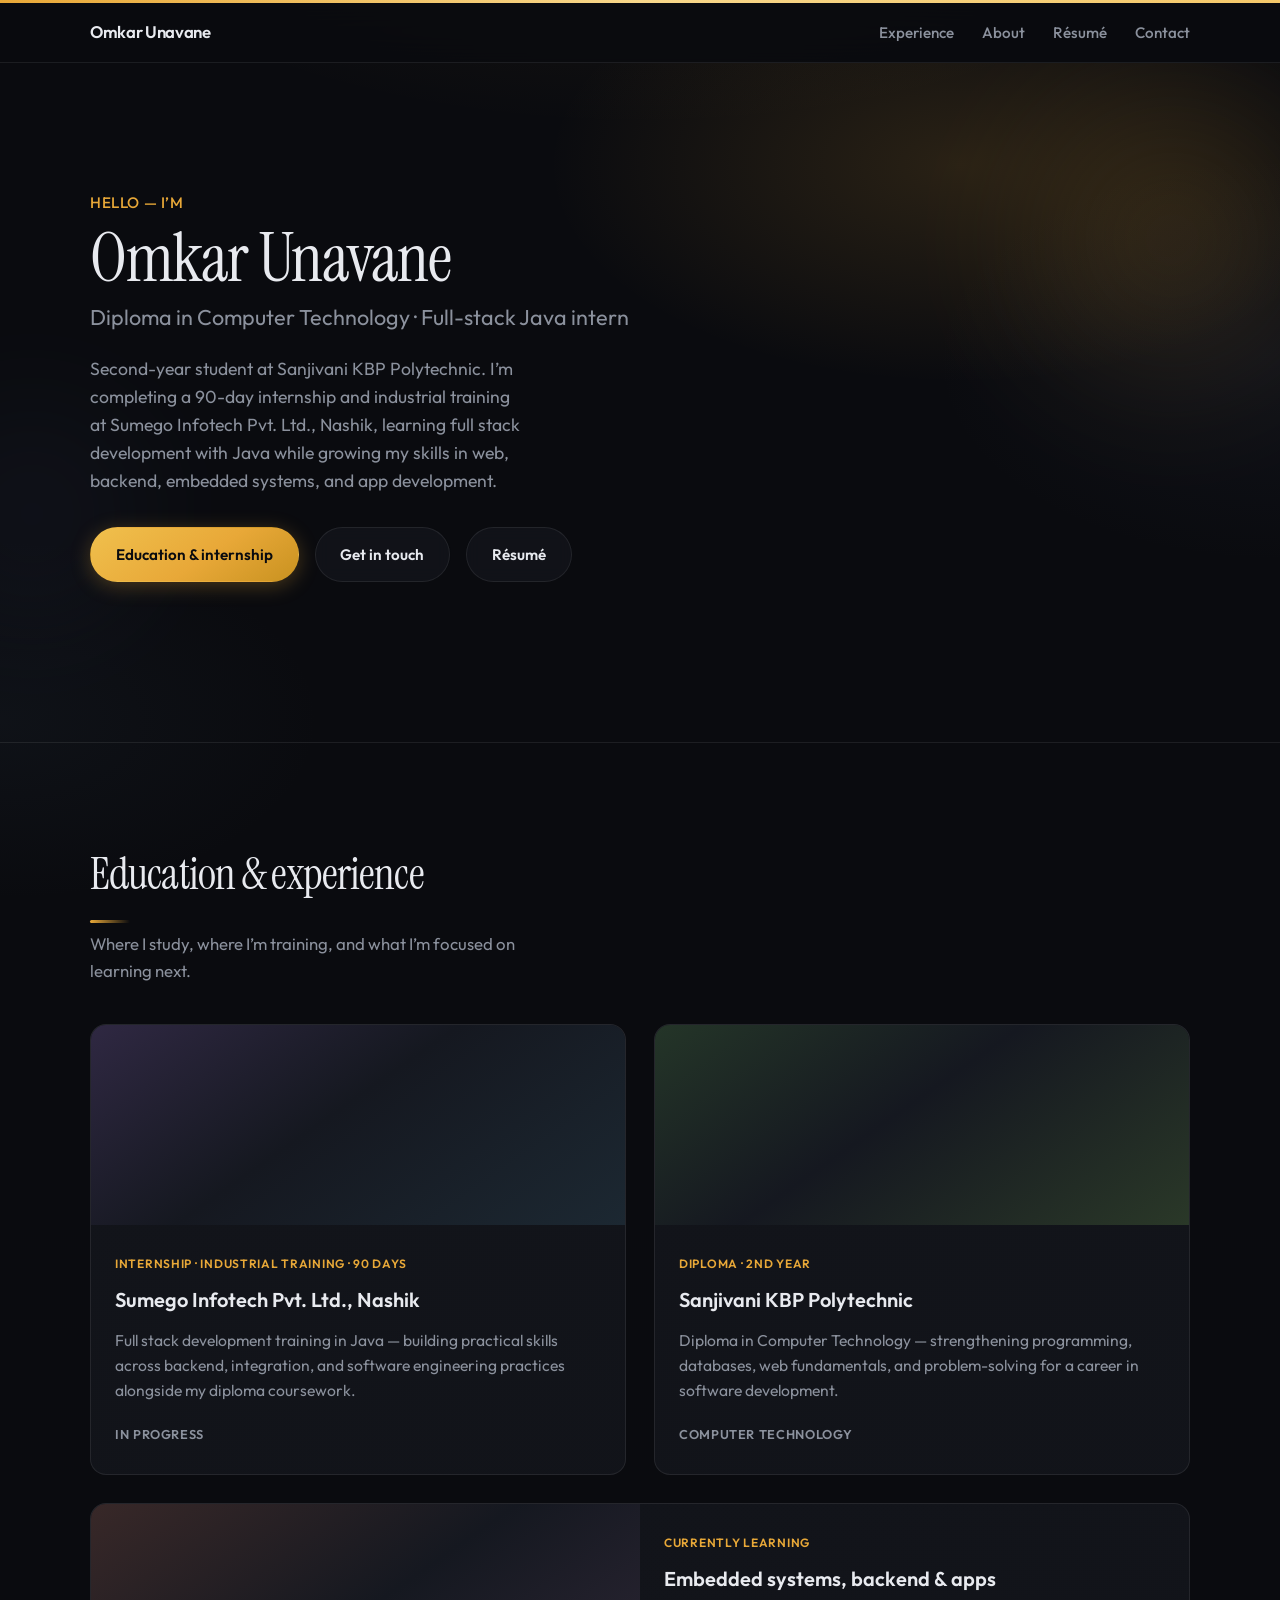
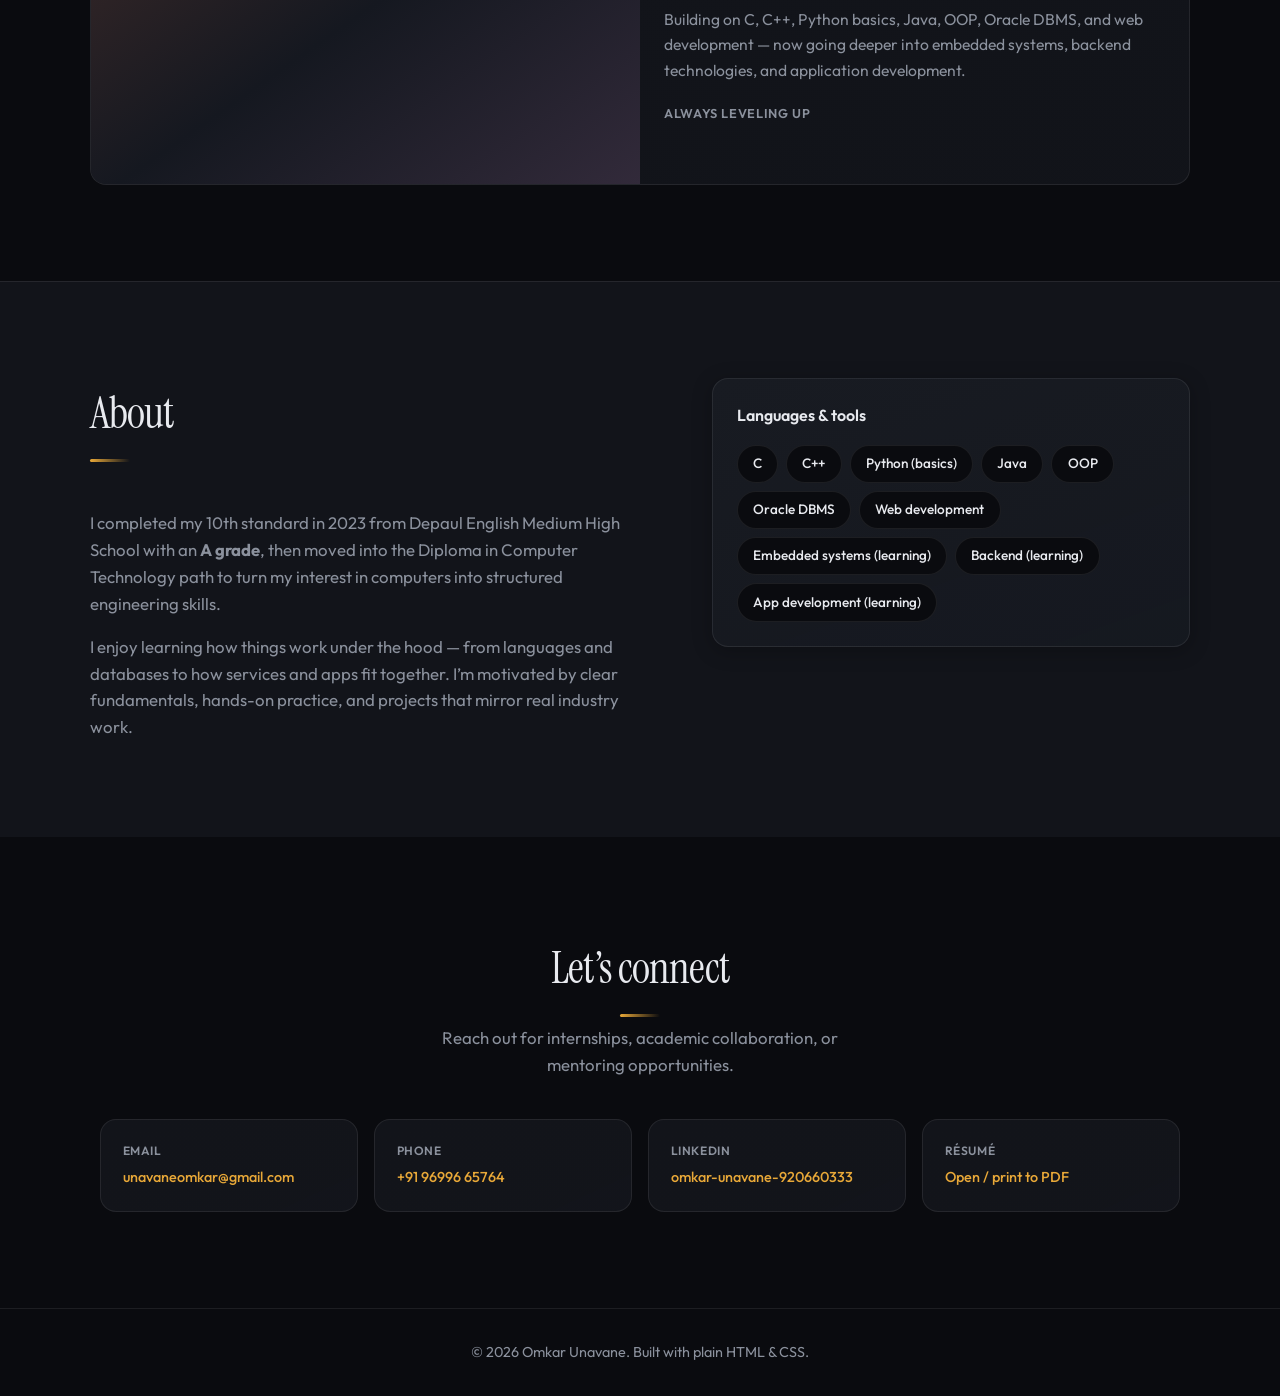
<file: index.html>
<!DOCTYPE html>
<html lang="en">
  <head>
    <meta charset="UTF-8" />
    <meta name="viewport" content="width=device-width, initial-scale=1.0" />
    <meta
      name="description"
      content="Omkar Unavane — Diploma Computer Technology student at Sanjivani KBP Polytechnic; full stack Java intern at Sumego Infotech, Nashik."
    />
    <title>Omkar Unavane — Portfolio</title>
    <link rel="preconnect" href="https://fonts.googleapis.com" />
    <link rel="preconnect" href="https://fonts.gstatic.com" crossorigin />
    <link
      href="https://fonts.googleapis.com/css2?family=Instrument+Serif:ital@0;1&family=Outfit:wght@300;400;500;600;700&display=swap"
      rel="stylesheet"
    />
    <script>
      document.documentElement.classList.add("js-enhanced");
    </script>
    <link rel="stylesheet" href="styles.css" />
  </head>
  <body>
    <div id="scrollProgress" class="scroll-progress" aria-hidden="true"></div>
    <div class="top-line" aria-hidden="true"></div>
    <a class="skip-link" href="#main">Skip to content</a>
    <header class="site-header">
      <div class="container header-inner">
        <a href="#" class="logo">Omkar Unavane</a>
        <button
          type="button"
          class="nav-toggle"
          aria-expanded="false"
          aria-controls="site-nav"
          aria-label="Open menu"
        >
          <span class="nav-toggle-bar"></span>
          <span class="nav-toggle-bar"></span>
        </button>
        <nav id="site-nav" class="site-nav" aria-label="Primary">
          <ul>
            <li><a href="#work">Experience</a></li>
            <li><a href="#about">About</a></li>
            <li>
              <a href="resume.html" target="_blank" rel="noopener noreferrer"
                >Résumé</a
              >
            </li>
            <li><a href="#contact">Contact</a></li>
          </ul>
        </nav>
      </div>
    </header>

    <main id="main">
      <section class="hero">
        <div class="hero-orbs" aria-hidden="true">
          <span class="hero-orb hero-orb-a"></span>
          <span class="hero-orb hero-orb-b"></span>
        </div>
        <div class="container hero-inner">
          <p class="hero-kicker hero-animate">Hello — I’m</p>
          <h1 class="hero-title hero-animate hero-animate-2">
            <span class="hero-name">Omkar Unavane</span>
            <span class="hero-role"
              >Diploma in Computer Technology · Full-stack Java intern</span
            >
          </h1>
          <p class="hero-lede hero-animate hero-animate-3">
            Second-year student at Sanjivani KBP Polytechnic. I’m completing a
            90-day internship and industrial training at Sumego Infotech Pvt. Ltd.,
            Nashik, learning full stack development with Java while growing my
            skills in web, backend, embedded systems, and app development.
          </p>
          <div class="hero-actions hero-animate hero-animate-4">
            <a class="btn btn-primary" href="#work">Education &amp; internship</a>
            <a class="btn btn-ghost" href="#contact">Get in touch</a>
            <a
              class="btn btn-ghost"
              href="resume.html"
              target="_blank"
              rel="noopener noreferrer"
              >Résumé</a
            >
          </div>
        </div>
        <div class="hero-gradient" aria-hidden="true"></div>
      </section>

      <section id="work" class="section work">
        <div class="container">
          <header class="section-head reveal">
            <h2>Education &amp; experience</h2>
            <p>
              Where I study, where I’m training, and what I’m focused on
              learning next.
            </p>
          </header>
          <ul class="project-grid">
            <li>
              <article class="project-card reveal">
                <div class="project-visual project-visual-1" role="img" aria-label="Internship"></div>
                <div class="project-body">
                  <span class="project-tag">Internship · Industrial training · 90 days</span>
                  <h3>Sumego Infotech Pvt. Ltd., Nashik</h3>
                  <p>
                    Full stack development training in Java — building practical
                    skills across backend, integration, and software engineering
                    practices alongside my diploma coursework.
                  </p>
                  <span class="project-note">In progress</span>
                </div>
              </article>
            </li>
            <li>
              <article class="project-card reveal">
                <div class="project-visual project-visual-2" role="img" aria-label="Polytechnic"></div>
                <div class="project-body">
                  <span class="project-tag">Diploma · 2nd year</span>
                  <h3>Sanjivani KBP Polytechnic</h3>
                  <p>
                    Diploma in Computer Technology — strengthening programming,
                    databases, web fundamentals, and problem-solving for a
                    career in software development.
                  </p>
                  <span class="project-note">Computer Technology</span>
                </div>
              </article>
            </li>
            <li>
              <article class="project-card reveal">
                <div class="project-visual project-visual-3" role="img" aria-label="Learning path"></div>
                <div class="project-body">
                  <span class="project-tag">Currently learning</span>
                  <h3>Embedded systems, backend &amp; apps</h3>
                  <p>
                    Building on C, C++, Python basics, Java, OOP, Oracle DBMS,
                    and web development — now going deeper into embedded systems,
                    backend technologies, and application development.
                  </p>
                  <span class="project-note">Always leveling up</span>
                </div>
              </article>
            </li>
          </ul>
        </div>
      </section>

      <section id="about" class="section about">
        <div class="container about-grid">
          <div class="about-copy reveal">
            <header class="section-head">
              <h2>About</h2>
            </header>
            <p>
              I completed my 10th standard in 2023 from Depaul English Medium
              High School with an <strong>A grade</strong>, then moved into the
              Diploma in Computer Technology path to turn my interest in
              computers into structured engineering skills.
            </p>
            <p>
              I enjoy learning how things work under the hood — from languages
              and databases to how services and apps fit together. I’m motivated
              by clear fundamentals, hands-on practice, and projects that mirror
              real industry work.
            </p>
          </div>
          <div class="skills reveal">
            <h3 class="skills-title">Languages &amp; tools</h3>
            <ul class="skill-chips">
              <li>C</li>
              <li>C++</li>
              <li>Python (basics)</li>
              <li>Java</li>
              <li>OOP</li>
              <li>Oracle DBMS</li>
              <li>Web development</li>
              <li>Embedded systems (learning)</li>
              <li>Backend (learning)</li>
              <li>App development (learning)</li>
            </ul>
          </div>
        </div>
      </section>

      <section id="contact" class="section contact">
        <div class="container contact-inner">
          <header class="section-head reveal">
            <h2>Let’s connect</h2>
            <p>
              Reach out for internships, academic collaboration, or mentoring
              opportunities.
            </p>
          </header>
          <div class="contact-links">
            <a class="contact-card reveal" href="mailto:unavaneomkar@gmail.com">
              <span class="contact-label">Email</span>
              <span class="contact-value">unavaneomkar@gmail.com</span>
            </a>
            <a class="contact-card reveal" href="tel:+919699665764">
              <span class="contact-label">Phone</span>
              <span class="contact-value">+91&nbsp;96996&nbsp;65764</span>
            </a>
            <a
              class="contact-card reveal"
              href="https://www.linkedin.com/in/omkar-unavane-920660333/"
              target="_blank"
              rel="noopener noreferrer"
            >
              <span class="contact-label">LinkedIn</span>
              <span class="contact-value">omkar-unavane-920660333</span>
            </a>
            <a
              class="contact-card reveal"
              href="resume.html"
              target="_blank"
              rel="noopener noreferrer"
            >
              <span class="contact-label">Résumé</span>
              <span class="contact-value">Open / print to PDF</span>
            </a>
          </div>
        </div>
      </section>
    </main>

    <footer class="site-footer">
      <div class="container footer-inner">
        <p>
          © <span id="year"></span> Omkar Unavane. Built with plain HTML &amp;
          CSS.
        </p>
      </div>
    </footer>

    <script src="script.js"></script>
  </body>
</html>
</file>
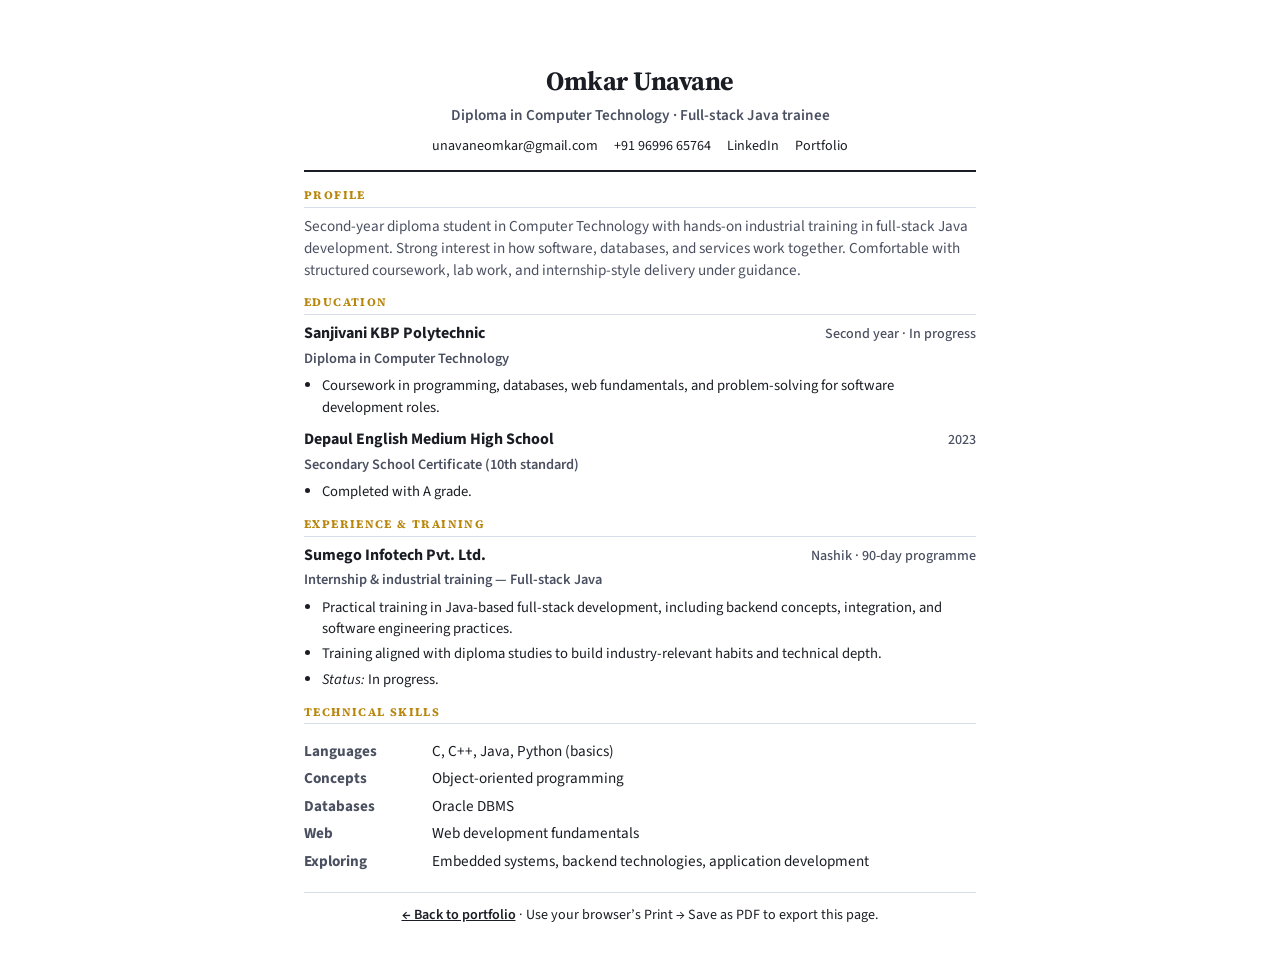
<file: resume.html>
<!DOCTYPE html>
<html lang="en">
  <head>
    <meta charset="UTF-8" />
    <meta name="viewport" content="width=device-width, initial-scale=1.0" />
    <title>Omkar Unavane — Résumé</title>
    <link rel="preconnect" href="https://fonts.googleapis.com" />
    <link rel="preconnect" href="https://fonts.gstatic.com" crossorigin />
    <link
      href="https://fonts.googleapis.com/css2?family=Source+Serif+4:ital,opsz,wght@0,8..60,400;0,8..60,600;0,8..60,700;1,8..60,400&family=Source+Sans+3:wght@400;500;600;700&display=swap"
      rel="stylesheet"
    />
    <style>
      :root {
        --ink: #1a1d24;
        --muted: #4a5060;
        --accent: #b8860b;
        --rule: #d8dce6;
      }

      * {
        box-sizing: border-box;
      }

      body {
        margin: 0;
        font-family: "Source Sans 3", system-ui, sans-serif;
        font-size: 11pt;
        line-height: 1.45;
        color: var(--ink);
        background: #fff;
      }

      .page {
        max-width: 8.5in;
        margin: 0 auto;
        padding: 0.65in 0.75in 0.55in;
      }

      header {
        text-align: center;
        padding-bottom: 0.85rem;
        margin-bottom: 0.9rem;
        border-bottom: 2px solid var(--ink);
      }

      h1 {
        font-family: "Source Serif 4", Georgia, serif;
        font-size: 1.65rem;
        font-weight: 700;
        margin: 0 0 0.2rem;
        letter-spacing: -0.02em;
      }

      .tagline {
        font-size: 0.95rem;
        font-weight: 600;
        color: var(--muted);
        margin: 0 0 0.65rem;
      }

      .contact-row {
        display: flex;
        flex-wrap: wrap;
        justify-content: center;
        gap: 0.35rem 1rem;
        font-size: 0.88rem;
        color: var(--muted);
      }

      .contact-row a {
        color: var(--ink);
        text-decoration: none;
      }

      .contact-row a:hover {
        text-decoration: underline;
      }

      .contact-row span {
        white-space: nowrap;
      }

      section {
        margin-bottom: 0.85rem;
      }

      section:last-of-type {
        margin-bottom: 0;
      }

      h2 {
        font-family: "Source Serif 4", Georgia, serif;
        font-size: 0.72rem;
        font-weight: 700;
        text-transform: uppercase;
        letter-spacing: 0.12em;
        color: var(--accent);
        margin: 0 0 0.45rem;
        padding-bottom: 0.2rem;
        border-bottom: 1px solid var(--rule);
      }

      p {
        margin: 0 0 0.5rem;
      }

      p:last-child {
        margin-bottom: 0;
      }

      .muted {
        color: var(--muted);
        font-size: 0.95rem;
      }

      .entry {
        margin-bottom: 0.65rem;
      }

      .entry:last-child {
        margin-bottom: 0;
      }

      .entry-head {
        display: flex;
        flex-wrap: wrap;
        align-items: baseline;
        justify-content: space-between;
        gap: 0.25rem 1rem;
        margin-bottom: 0.2rem;
      }

      .entry-head h3 {
        font-size: 1rem;
        font-weight: 700;
        margin: 0;
      }

      .entry-meta {
        font-size: 0.88rem;
        color: var(--muted);
        font-weight: 500;
      }

      .entry-sub {
        font-size: 0.9rem;
        font-weight: 600;
        color: var(--muted);
        margin: 0 0 0.35rem;
      }

      ul {
        margin: 0;
        padding-left: 1.15rem;
      }

      li {
        margin-bottom: 0.25rem;
      }

      li:last-child {
        margin-bottom: 0;
      }

      .skills-grid {
        display: grid;
        grid-template-columns: 7rem 1fr;
        gap: 0.35rem 1rem;
        font-size: 0.95rem;
      }

      .skills-grid dt {
        font-weight: 700;
        margin: 0;
        color: var(--muted);
      }

      .skills-grid dd {
        margin: 0;
      }

      .back {
        margin-top: 1.25rem;
        padding-top: 0.75rem;
        border-top: 1px solid var(--rule);
        font-size: 0.88rem;
        text-align: center;
      }

      .back a {
        color: var(--ink);
        font-weight: 600;
      }

      @media print {
        .back {
          display: none;
        }

        .page {
          padding: 0.4in 0.55in;
        }

        a[href^="http"]::after {
          content: "";
        }
      }

      @media (max-width: 520px) {
        .skills-grid {
          grid-template-columns: 1fr;
        }

        .skills-grid dt {
          margin-top: 0.35rem;
        }

        .skills-grid dt:first-child {
          margin-top: 0;
        }
      }
    </style>
  </head>
  <body>
    <div class="page">
      <header>
        <h1>Omkar Unavane</h1>
        <p class="tagline">
          Diploma in Computer Technology · Full-stack Java trainee
        </p>
        <div class="contact-row">
          <span
            ><a href="mailto:unavaneomkar@gmail.com">unavaneomkar@gmail.com</a></span
          >
          <span
            ><a href="tel:+919699665764">+91&nbsp;96996&nbsp;65764</a></span
          >
          <span
            ><a
              href="https://www.linkedin.com/in/omkar-unavane-920660333/"
              target="_blank"
              rel="noopener noreferrer"
              >LinkedIn</a
            ></span
          >
          <span
            ><a href="index.html">Portfolio</a></span
          >
        </div>
      </header>

      <section aria-labelledby="summary-heading">
        <h2 id="summary-heading">Profile</h2>
        <p class="muted">
          Second-year diploma student in Computer Technology with hands-on
          industrial training in full-stack Java development. Strong interest in
          how software, databases, and services work together. Comfortable with
          structured coursework, lab work, and internship-style delivery under
          guidance.
        </p>
      </section>

      <section aria-labelledby="edu-heading">
        <h2 id="edu-heading">Education</h2>
        <div class="entry">
          <div class="entry-head">
            <h3>Sanjivani KBP Polytechnic</h3>
            <span class="entry-meta">Second year · In progress</span>
          </div>
          <p class="entry-sub">Diploma in Computer Technology</p>
          <ul>
            <li>
              Coursework in programming, databases, web fundamentals, and
              problem-solving for software development roles.
            </li>
          </ul>
        </div>
        <div class="entry">
          <div class="entry-head">
            <h3>Depaul English Medium High School</h3>
            <span class="entry-meta">2023</span>
          </div>
          <p class="entry-sub">Secondary School Certificate (10th standard)</p>
          <ul>
            <li>Completed with A grade.</li>
          </ul>
        </div>
      </section>

      <section aria-labelledby="exp-heading">
        <h2 id="exp-heading">Experience &amp; training</h2>
        <div class="entry">
          <div class="entry-head">
            <h3>Sumego Infotech Pvt. Ltd.</h3>
            <span class="entry-meta">Nashik · 90-day programme</span>
          </div>
          <p class="entry-sub">
            Internship &amp; industrial training — Full-stack Java
          </p>
          <ul>
            <li>
              Practical training in Java-based full-stack development, including
              backend concepts, integration, and software engineering practices.
            </li>
            <li>
              Training aligned with diploma studies to build industry-relevant
              habits and technical depth.
            </li>
            <li><em>Status:</em> In progress.</li>
          </ul>
        </div>
      </section>

      <section aria-labelledby="skills-heading">
        <h2 id="skills-heading">Technical skills</h2>
        <dl class="skills-grid">
          <dt>Languages</dt>
          <dd>C, C++, Java, Python (basics)</dd>
          <dt>Concepts</dt>
          <dd>Object-oriented programming</dd>
          <dt>Databases</dt>
          <dd>Oracle DBMS</dd>
          <dt>Web</dt>
          <dd>Web development fundamentals</dd>
          <dt>Exploring</dt>
          <dd>
            Embedded systems, backend technologies, application development
          </dd>
        </dl>
      </section>

      <p class="back">
        <a href="index.html">← Back to portfolio</a>
        · Use your browser’s Print → Save as PDF to export this page.
      </p>
    </div>
  </body>
</html>
</file>
<file: styles.css>
:root {
  --bg: #0a0b0f;
  --bg-elevated: #12141a;
  --surface: #181b22;
  --text: #e8eaef;
  --text-muted: #8b919d;
  --accent: #e8a838;
  --accent-hover: #f0c04d;
  --accent-soft: rgba(232, 168, 56, 0.14);
  --accent-glow: rgba(232, 168, 56, 0.35);
  --border: rgba(255, 255, 255, 0.08);
  --radius: 16px;
  --radius-sm: 8px;
  --font-sans: "Outfit", system-ui, sans-serif;
  --font-display: "Instrument Serif", Georgia, serif;
  --space: clamp(1rem, 4vw, 2rem);
  --max: 1100px;
  --ease-out: cubic-bezier(0.22, 1, 0.36, 1);
  --ease-spring: cubic-bezier(0.34, 1.2, 0.64, 1);
  --shadow-sm: 0 4px 20px rgba(0, 0, 0, 0.25);
  --shadow-md: 0 16px 48px rgba(0, 0, 0, 0.4);
  --shadow-glow: 0 0 40px var(--accent-glow);
}

*,
*::before,
*::after {
  box-sizing: border-box;
}

html {
  scroll-behavior: smooth;
}

body {
  margin: 0;
  font-family: var(--font-sans);
  font-size: 1.05rem;
  line-height: 1.6;
  color: var(--text);
  background-color: var(--bg);
  background-image:
    radial-gradient(ellipse 100% 80% at 50% -30%, rgba(232, 168, 56, 0.12), transparent 55%),
    radial-gradient(ellipse 60% 50% at 100% 40%, rgba(88, 101, 140, 0.08), transparent 45%),
    radial-gradient(ellipse 50% 40% at 0% 80%, rgba(60, 80, 100, 0.1), transparent 50%);
  background-attachment: fixed;
  -webkit-font-smoothing: antialiased;
}

::selection {
  background: var(--accent-soft);
  color: var(--text);
}

.top-line {
  height: 3px;
  width: 100%;
  background: linear-gradient(
    90deg,
    var(--accent),
    #f8d78a,
    #f4c86a,
    #f8d78a,
    var(--accent)
  );
  background-size: 200% 100%;
  flex-shrink: 0;
  animation: top-shimmer 8s linear infinite;
}

@keyframes top-shimmer {
  0% {
    background-position: 0% 50%;
  }
  100% {
    background-position: 200% 50%;
  }
}

.skip-link {
  position: absolute;
  top: -100px;
  left: var(--space);
  padding: 0.5rem 1rem;
  background: var(--accent);
  color: var(--bg);
  font-weight: 600;
  z-index: 100;
  border-radius: var(--radius-sm);
}

.skip-link:focus {
  top: 1rem;
}

a {
  color: var(--accent);
  text-decoration: none;
}

a:hover {
  text-decoration: underline;
}

:focus-visible {
  outline: 2px solid var(--accent);
  outline-offset: 3px;
}

:focus:not(:focus-visible) {
  outline: none;
}

.container {
  width: min(100% - var(--space) * 2, var(--max));
  margin-inline: auto;
}

/* Header */
.site-header {
  position: sticky;
  top: 0;
  z-index: 50;
  background: rgba(10, 11, 15, 0.78);
  backdrop-filter: blur(16px) saturate(1.2);
  -webkit-backdrop-filter: blur(16px) saturate(1.2);
  border-bottom: 1px solid var(--border);
  transition: background 0.35s var(--ease-out), box-shadow 0.35s var(--ease-out),
    border-color 0.35s ease;
}

.site-header.is-scrolled {
  background: rgba(10, 11, 15, 0.92);
  border-bottom-color: rgba(255, 255, 255, 0.06);
  box-shadow: var(--shadow-sm);
}

.header-inner {
  position: relative;
  display: flex;
  align-items: center;
  justify-content: space-between;
  padding-block: 1rem;
}

.logo {
  font-weight: 600;
  letter-spacing: -0.02em;
  color: var(--text);
  text-decoration: none;
  transition: color 0.25s ease, transform 0.25s var(--ease-out);
}

.logo:hover {
  color: var(--accent-hover);
  text-decoration: none;
  transform: translateY(-1px);
}

.site-nav ul {
  display: flex;
  gap: 0.25rem 1.75rem;
  list-style: none;
  margin: 0;
  padding: 0;
  flex-wrap: wrap;
  align-items: center;
}

.site-nav a {
  position: relative;
  color: var(--text-muted);
  font-weight: 500;
  font-size: 0.95rem;
  text-decoration: none;
  padding: 0.35rem 0;
  transition: color 0.25s ease;
}

.site-nav a::after {
  content: "";
  position: absolute;
  left: 0;
  bottom: 0;
  width: 100%;
  height: 2px;
  background: linear-gradient(90deg, var(--accent), var(--accent-hover));
  border-radius: 2px;
  transform: scaleX(0);
  transform-origin: left;
  transition: transform 0.35s var(--ease-out);
}

.site-nav a:hover {
  color: var(--text);
  text-decoration: none;
}

.site-nav a:hover::after {
  transform: scaleX(1);
}

.site-nav a.is-active {
  color: var(--text);
}

.site-nav a.is-active::after {
  transform: scaleX(1);
}

.nav-toggle {
  display: none;
  flex-direction: column;
  justify-content: center;
  gap: 6px;
  width: 44px;
  height: 44px;
  padding: 0;
  border: 1px solid var(--border);
  border-radius: var(--radius-sm);
  background: var(--surface);
  cursor: pointer;
  transition: border-color 0.25s ease, background 0.25s ease, transform 0.2s ease;
}

.nav-toggle:hover {
  border-color: rgba(232, 168, 56, 0.35);
  background: var(--bg-elevated);
}

.nav-toggle:active {
  transform: scale(0.96);
}

.nav-toggle-bar {
  display: block;
  width: 20px;
  height: 2px;
  margin-inline: auto;
  background: var(--text);
  border-radius: 1px;
  transition: transform 0.2s ease, opacity 0.2s ease;
}

.nav-toggle[aria-expanded="true"] .nav-toggle-bar:first-child {
  transform: translateY(4px) rotate(45deg);
}

.nav-toggle[aria-expanded="true"] .nav-toggle-bar:last-child {
  transform: translateY(-4px) rotate(-45deg);
}

/* Hero */
.hero {
  position: relative;
  padding: clamp(4rem, 12vw, 8rem) 0 clamp(5rem, 15vw, 10rem);
  overflow: hidden;
}

.hero-orbs {
  position: absolute;
  inset: 0;
  pointer-events: none;
  z-index: 0;
}

.hero-orb {
  position: absolute;
  border-radius: 50%;
  filter: blur(60px);
  opacity: 0.45;
  animation: orb-float 14s ease-in-out infinite;
}

.hero-orb-a {
  width: min(55vw, 420px);
  height: min(55vw, 420px);
  top: -5%;
  right: -8%;
  background: radial-gradient(circle, rgba(232, 168, 56, 0.35), transparent 70%);
}

.hero-orb-b {
  width: min(40vw, 320px);
  height: min(40vw, 320px);
  bottom: 10%;
  left: -10%;
  background: radial-gradient(circle, rgba(100, 120, 180, 0.22), transparent 70%);
  animation-delay: -7s;
}

@keyframes orb-float {
  0%,
  100% {
    transform: translate(0, 0) scale(1);
  }
  50% {
    transform: translate(-12px, 18px) scale(1.05);
  }
}

.hero-inner {
  position: relative;
  z-index: 1;
}

@keyframes hero-fade-up {
  from {
    opacity: 0;
    transform: translateY(1.35rem);
  }
  to {
    opacity: 1;
    transform: translateY(0);
  }
}

.hero-animate {
  animation: hero-fade-up 0.85s var(--ease-out) backwards;
}

.hero-animate-2 {
  animation-delay: 0.1s;
}

.hero-animate-3 {
  animation-delay: 0.2s;
}

.hero-animate-4 {
  animation-delay: 0.32s;
}

.hero-kicker {
  margin: 0 0 0.5rem;
  font-size: 0.95rem;
  font-weight: 500;
  color: var(--accent);
  letter-spacing: 0.04em;
  text-transform: uppercase;
}

.hero-title {
  margin: 0 0 1.25rem;
  display: flex;
  flex-direction: column;
  gap: 0.35rem;
}

.hero-name {
  font-family: var(--font-display);
  font-size: clamp(2.75rem, 8vw, 4.25rem);
  font-weight: 400;
  line-height: 1.05;
  letter-spacing: -0.02em;
  background: linear-gradient(135deg, var(--text) 0%, var(--text) 45%, rgba(232, 200, 140, 0.95) 100%);
  -webkit-background-clip: text;
  background-clip: text;
  color: transparent;
  -webkit-text-fill-color: transparent;
}

@supports not (background-clip: text) {
  .hero-name {
    background: none;
    color: var(--text);
    -webkit-text-fill-color: var(--text);
  }
}

.hero-role {
  font-family: var(--font-sans);
  font-size: clamp(1.1rem, 3vw, 1.35rem);
  font-weight: 400;
  color: var(--text-muted);
}

.hero-lede {
  max-width: 36ch;
  margin: 0 0 2rem;
  color: var(--text-muted);
  font-size: 1.1rem;
}

.hero-actions {
  display: flex;
  flex-wrap: wrap;
  gap: 1rem;
}

.btn {
  display: inline-flex;
  align-items: center;
  justify-content: center;
  gap: 0.4rem;
  padding: 0.88rem 1.55rem;
  font-family: inherit;
  font-size: 0.95rem;
  font-weight: 600;
  border-radius: 999px;
  border: 1px solid transparent;
  cursor: pointer;
  text-decoration: none;
  transition: background 0.3s ease, color 0.3s ease, border-color 0.3s ease,
    transform 0.25s var(--ease-spring), box-shadow 0.3s ease;
}

.btn:hover {
  text-decoration: none;
  transform: translateY(-2px);
}

.btn:active {
  transform: translateY(0);
}

.btn-primary {
  background: linear-gradient(145deg, var(--accent-hover), var(--accent) 55%, #c99220);
  color: var(--bg);
  box-shadow: 0 4px 20px rgba(232, 168, 56, 0.28);
}

.btn-primary:hover {
  filter: brightness(1.05);
  box-shadow: 0 8px 32px rgba(232, 168, 56, 0.38);
}

.btn-ghost {
  background: rgba(24, 27, 34, 0.5);
  color: var(--text);
  border-color: var(--border);
  backdrop-filter: blur(8px);
}

.btn-ghost:hover {
  border-color: rgba(232, 168, 56, 0.35);
  background: var(--surface);
  box-shadow: 0 0 0 1px rgba(232, 168, 56, 0.08);
}

.hero-gradient {
  position: absolute;
  inset: -20% -10% auto 40%;
  height: 70%;
  background: radial-gradient(
    ellipse at center,
    var(--accent-soft) 0%,
    transparent 65%
  );
  pointer-events: none;
  animation: hero-glow 10s ease-in-out infinite alternate;
}

@keyframes hero-glow {
  from {
    opacity: 0.85;
    transform: scale(1) translate(0, 0);
  }
  to {
    opacity: 1;
    transform: scale(1.06) translate(-2%, 2%);
  }
}

/* Sections */
.section {
  padding: clamp(3.5rem, 10vw, 6rem) 0;
}

.section-head {
  margin-bottom: 2.5rem;
}

.section-head h2 {
  margin: 0 0 0.5rem;
  font-family: var(--font-display);
  font-size: clamp(2rem, 5vw, 2.75rem);
  font-weight: 400;
  letter-spacing: -0.02em;
  position: relative;
  display: inline-block;
}

.section-head h2::after {
  content: "";
  display: block;
  width: 2.5rem;
  height: 3px;
  margin-top: 0.65rem;
  border-radius: 2px;
  background: linear-gradient(90deg, var(--accent), transparent);
}

.contact-inner .section-head h2::after {
  margin-left: auto;
  margin-right: auto;
}

.section-head p {
  margin: 0;
  color: var(--text-muted);
  max-width: 42ch;
}

/* Work */
.work {
  border-top: 1px solid var(--border);
}

.project-grid {
  list-style: none;
  margin: 0;
  padding: 0;
  display: grid;
  gap: 1.75rem;
}

@media (min-width: 720px) {
  .project-grid {
    grid-template-columns: repeat(2, 1fr);
  }

  .project-grid li:last-child {
    grid-column: 1 / -1;
  }

  .project-grid li:last-child .project-card {
    display: grid;
    grid-template-columns: 1fr 1fr;
    gap: 0;
  }

  .project-grid li:last-child .project-visual {
    min-height: 280px;
  }
}

.project-card {
  background: linear-gradient(165deg, var(--bg-elevated) 0%, rgba(18, 20, 26, 0.98) 100%);
  border: 1px solid var(--border);
  border-radius: var(--radius);
  overflow: hidden;
  height: 100%;
  transition: border-color 0.35s ease, box-shadow 0.35s var(--ease-out),
    transform 0.35s var(--ease-out);
}

.project-card:hover {
  border-color: rgba(232, 168, 56, 0.32);
  box-shadow: var(--shadow-md), 0 0 0 1px rgba(232, 168, 56, 0.06);
  transform: translateY(-4px);
}

.project-visual {
  position: relative;
  min-height: 200px;
  background: var(--surface);
  overflow: hidden;
}

.project-visual::after {
  content: "";
  position: absolute;
  inset: -50%;
  background: linear-gradient(
    115deg,
    transparent 40%,
    rgba(255, 255, 255, 0.06) 48%,
    rgba(255, 255, 255, 0.1) 50%,
    rgba(255, 255, 255, 0.06) 52%,
    transparent 60%
  );
  transform: translateX(-100%) rotate(0deg);
  transition: transform 0s;
  pointer-events: none;
}

.project-card:hover .project-visual::after {
  transform: translateX(100%) rotate(0deg);
  transition: transform 0.85s var(--ease-out);
}

.project-visual-1 {
  background: linear-gradient(145deg, #2f2842 0%, #151820 45%, #1c2832 100%);
}

.project-visual-2 {
  background: linear-gradient(145deg, #243528 0%, #151820 45%, #2a3828 100%);
}

.project-visual-3 {
  background: linear-gradient(145deg, #382828 0%, #151820 45%, #322a3a 100%);
}

.project-body {
  padding: 1.5rem 1.5rem 1.75rem;
}

.project-tag {
  font-size: 0.75rem;
  font-weight: 600;
  text-transform: uppercase;
  letter-spacing: 0.06em;
  color: var(--accent);
}

.project-body h3 {
  margin: 0.5rem 0 0.75rem;
  font-size: 1.25rem;
  font-weight: 600;
  transition: color 0.25s ease;
}

.project-card:hover .project-body h3 {
  color: var(--text);
}

.project-body p {
  margin: 0 0 1rem;
  color: var(--text-muted);
  font-size: 0.98rem;
}

.project-link {
  font-weight: 600;
  font-size: 0.95rem;
  text-decoration: none;
}

.project-link:hover {
  text-decoration: underline;
}

.project-note {
  display: inline-block;
  margin-top: 0.25rem;
  font-size: 0.8rem;
  font-weight: 600;
  text-transform: uppercase;
  letter-spacing: 0.05em;
  color: var(--text-muted);
}

/* About */
.about {
  background: var(--bg-elevated);
  border-top: 1px solid var(--border);
}

.about-grid {
  display: grid;
  gap: 3rem;
}

@media (min-width: 800px) {
  .about-grid {
    grid-template-columns: 1.2fr 1fr;
    align-items: start;
  }
}

.about-copy p {
  margin: 0 0 1rem;
  color: var(--text-muted);
  max-width: 50ch;
}

.about-copy p:last-child {
  margin-bottom: 0;
}

.skills {
  padding: 1.5rem;
  background: linear-gradient(160deg, var(--surface) 0%, rgba(22, 25, 32, 0.95) 100%);
  border: 1px solid var(--border);
  border-radius: var(--radius);
  box-shadow: var(--shadow-sm);
  transition: border-color 0.35s ease, box-shadow 0.35s ease, transform 0.35s var(--ease-out);
}

.skills:hover {
  border-color: rgba(232, 168, 56, 0.2);
  box-shadow: var(--shadow-md);
  transform: translateY(-2px);
}

.skills-title {
  margin: 0 0 1rem;
  font-size: 1rem;
  font-weight: 600;
}

.skill-chips {
  list-style: none;
  margin: 0;
  padding: 0;
  display: flex;
  flex-wrap: wrap;
  gap: 0.5rem;
}

.skill-chips li {
  padding: 0.45rem 0.95rem;
  font-size: 0.85rem;
  font-weight: 500;
  color: var(--text);
  background: var(--bg);
  border: 1px solid var(--border);
  border-radius: 999px;
  cursor: default;
  transition: transform 0.25s var(--ease-spring), border-color 0.25s ease,
    background 0.25s ease, box-shadow 0.25s ease;
}

.skill-chips li:hover {
  transform: translateY(-2px) scale(1.02);
  border-color: rgba(232, 168, 56, 0.35);
  background: var(--bg-elevated);
  box-shadow: 0 6px 16px rgba(0, 0, 0, 0.25);
}

/* Contact */
.contact-inner .section-head {
  text-align: center;
  margin-inline: auto;
}

.contact-inner .section-head p {
  margin-inline: auto;
}

.contact-links {
  display: grid;
  gap: 1rem;
  max-width: 560px;
  margin-inline: auto;
}

@media (min-width: 600px) {
  .contact-links {
    grid-template-columns: repeat(2, 1fr);
    max-width: 760px;
  }
}

@media (min-width: 1024px) {
  .contact-links {
    grid-template-columns: repeat(4, minmax(0, 1fr));
    max-width: 1080px;
  }
}

.contact-card {
  position: relative;
  display: flex;
  flex-direction: column;
  gap: 0.35rem;
  padding: 1.35rem 2.25rem 1.35rem 1.35rem;
  background: linear-gradient(155deg, var(--bg-elevated), rgba(20, 22, 28, 0.92));
  border: 1px solid var(--border);
  border-radius: var(--radius);
  color: var(--text);
  text-decoration: none;
  overflow: hidden;
  transition: border-color 0.35s ease, background 0.35s ease, transform 0.3s var(--ease-out),
    box-shadow 0.35s ease;
}

.contact-card::before {
  content: "";
  position: absolute;
  top: 0;
  left: 0;
  width: 3px;
  height: 0;
  background: linear-gradient(180deg, var(--accent), var(--accent-hover));
  border-radius: 0 2px 2px 0;
  transition: height 0.35s var(--ease-out);
}

.contact-card:hover::before {
  height: 100%;
}

.contact-card::after {
  content: "→";
  position: absolute;
  right: 1rem;
  bottom: 1rem;
  font-size: 1.1rem;
  color: var(--accent);
  opacity: 0;
  transform: translateX(-6px);
  transition: opacity 0.3s ease, transform 0.3s var(--ease-out);
}

.contact-card:hover::after {
  opacity: 0.85;
  transform: translateX(0);
}

.contact-card:hover {
  border-color: rgba(232, 168, 56, 0.4);
  background: var(--surface);
  text-decoration: none;
  transform: translateY(-3px);
  box-shadow: var(--shadow-md);
}

.contact-label {
  font-size: 0.75rem;
  font-weight: 600;
  text-transform: uppercase;
  letter-spacing: 0.05em;
  color: var(--text-muted);
}

.contact-value {
  font-size: 0.9rem;
  font-weight: 500;
  word-break: break-all;
  color: var(--accent);
}

/* Footer */
.site-footer {
  padding: 2rem 0;
  border-top: 1px solid var(--border);
}

.footer-inner p {
  margin: 0;
  text-align: center;
  font-size: 0.9rem;
  color: var(--text-muted);
}

/* Scroll reveal (progressive enhancement) */
.js-enhanced .reveal {
  opacity: 0;
  transform: translateY(1.75rem);
  transition: opacity 0.75s var(--ease-out), transform 0.75s var(--ease-out);
}

.js-enhanced .reveal.is-visible {
  opacity: 1;
  transform: translateY(0);
}

.js-enhanced .project-card.reveal {
  transition: opacity 0.75s var(--ease-out), transform 0.75s var(--ease-out),
    border-color 0.35s ease, box-shadow 0.35s var(--ease-out);
}

.js-enhanced .project-grid li:nth-child(1) .reveal {
  transition-delay: 0.04s;
}

.js-enhanced .project-grid li:nth-child(2) .reveal {
  transition-delay: 0.1s;
}

.js-enhanced .project-grid li:nth-child(3) .reveal {
  transition-delay: 0.16s;
}

.js-enhanced .contact-links .contact-card.reveal:nth-child(1) {
  transition-delay: 0.05s;
}

.js-enhanced .contact-links .contact-card.reveal:nth-child(2) {
  transition-delay: 0.1s;
}

.js-enhanced .contact-links .contact-card.reveal:nth-child(3) {
  transition-delay: 0.15s;
}

.js-enhanced .contact-links .contact-card.reveal:nth-child(4) {
  transition-delay: 0.2s;
}

@media (prefers-reduced-motion: reduce) {
  html {
    scroll-behavior: auto;
  }

  .top-line {
    animation: none;
  }

  .hero-orb {
    animation: none;
  }

  .hero-gradient {
    animation: none;
  }

  .hero-animate,
  .hero-animate-2,
  .hero-animate-3,
  .hero-animate-4 {
    animation: none;
    opacity: 1;
    transform: none;
  }

  .js-enhanced .reveal {
    opacity: 1;
    transform: none;
    transition: none;
  }

  .project-card:hover,
  .contact-card:hover,
  .skills:hover,
  .skill-chips li:hover {
    transform: none;
  }

  .project-card:hover .project-visual::after {
    transition: none;
    transform: none;
  }
}

/* Mobile nav */
@media (max-width: 640px) {
  .nav-toggle {
    display: flex;
  }

  .site-nav {
    position: absolute;
    top: 100%;
    left: 0;
    right: 0;
    background: var(--bg-elevated);
    border-bottom: 1px solid var(--border);
    padding: 1rem var(--space) 1.5rem;
    visibility: hidden;
    opacity: 0;
    transform: translateY(-8px);
    transition: opacity 0.2s ease, transform 0.2s ease, visibility 0.2s;
  }

  .site-nav.is-open {
    visibility: visible;
    opacity: 1;
    transform: translateY(0);
  }

  .site-nav ul {
    flex-direction: column;
    gap: 0.25rem;
  }

  .site-nav a {
    display: block;
    padding: 0.65rem 0.75rem;
    border-radius: var(--radius-sm);
    transition: background 0.2s ease;
  }

  .site-nav a:hover,
  .site-nav a.is-active {
    background: rgba(232, 168, 56, 0.08);
  }

  .site-nav a::after {
    display: none;
  }
}
</file>
